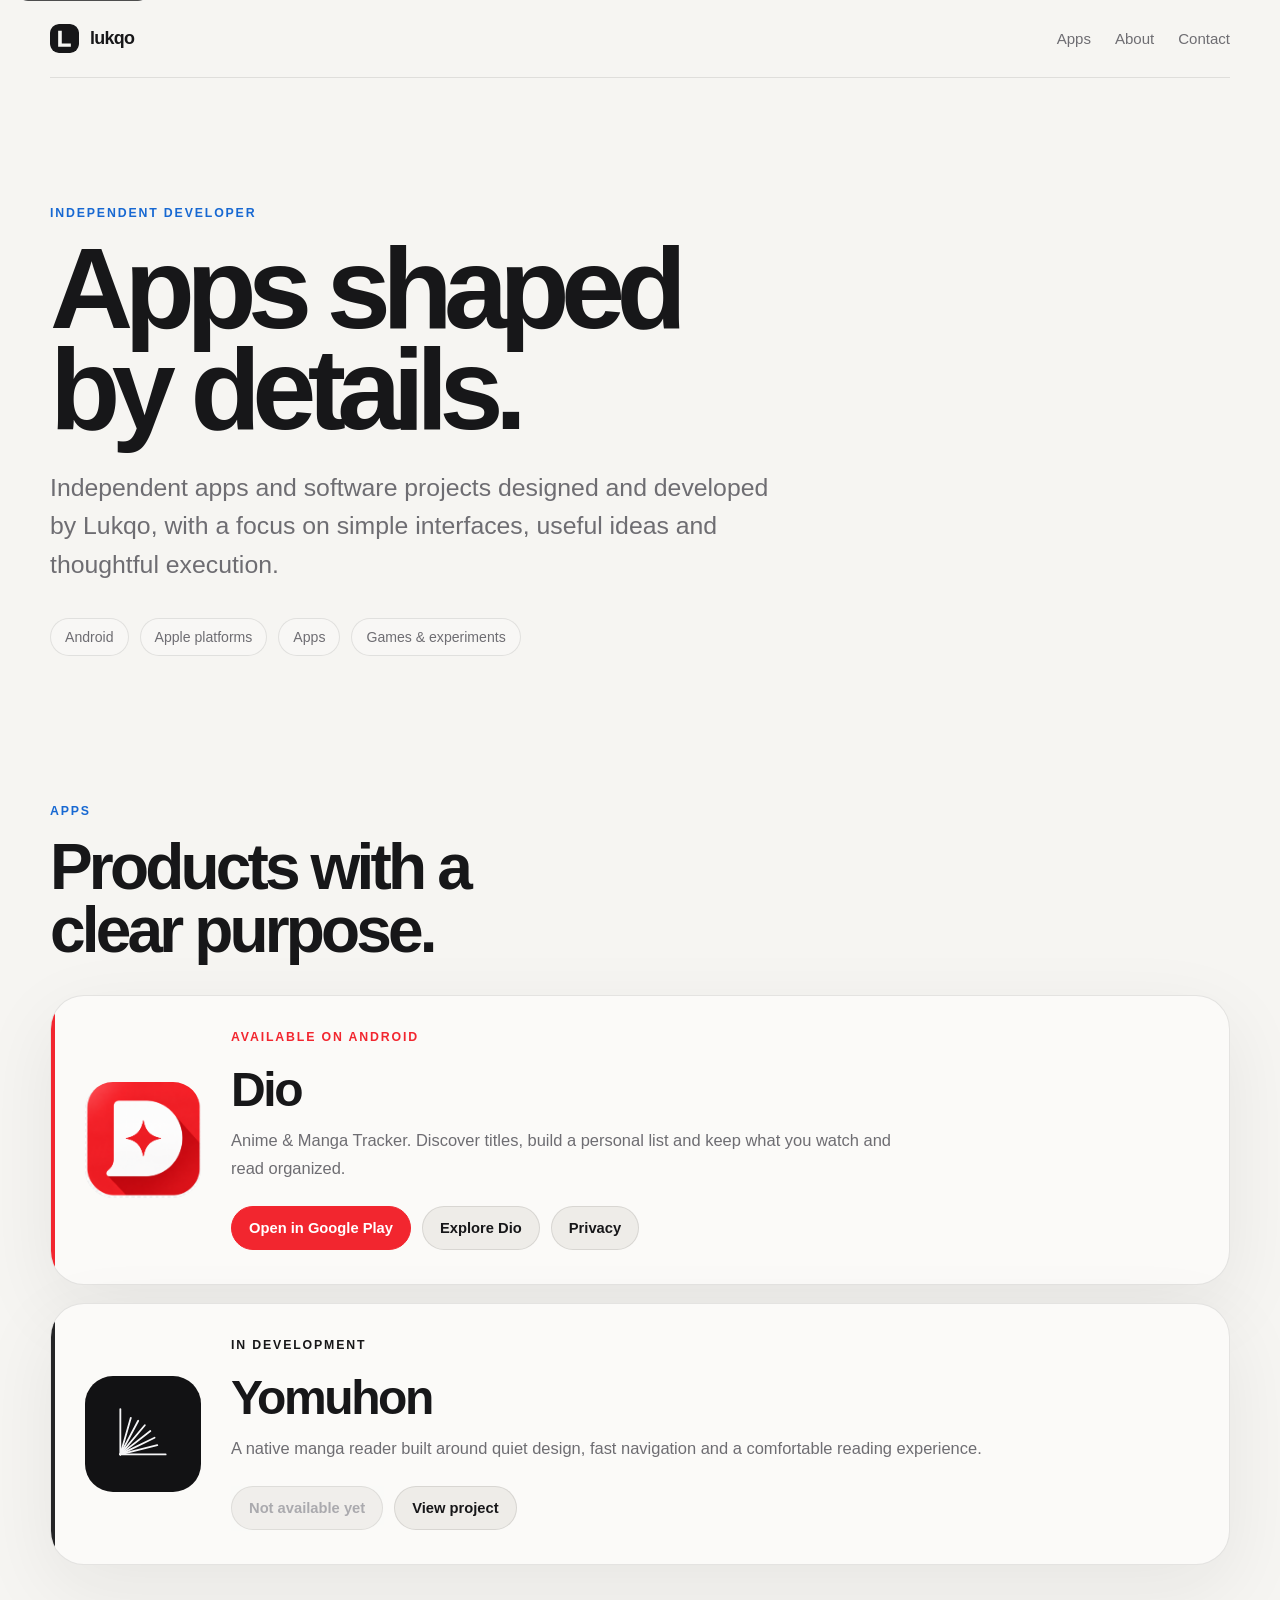
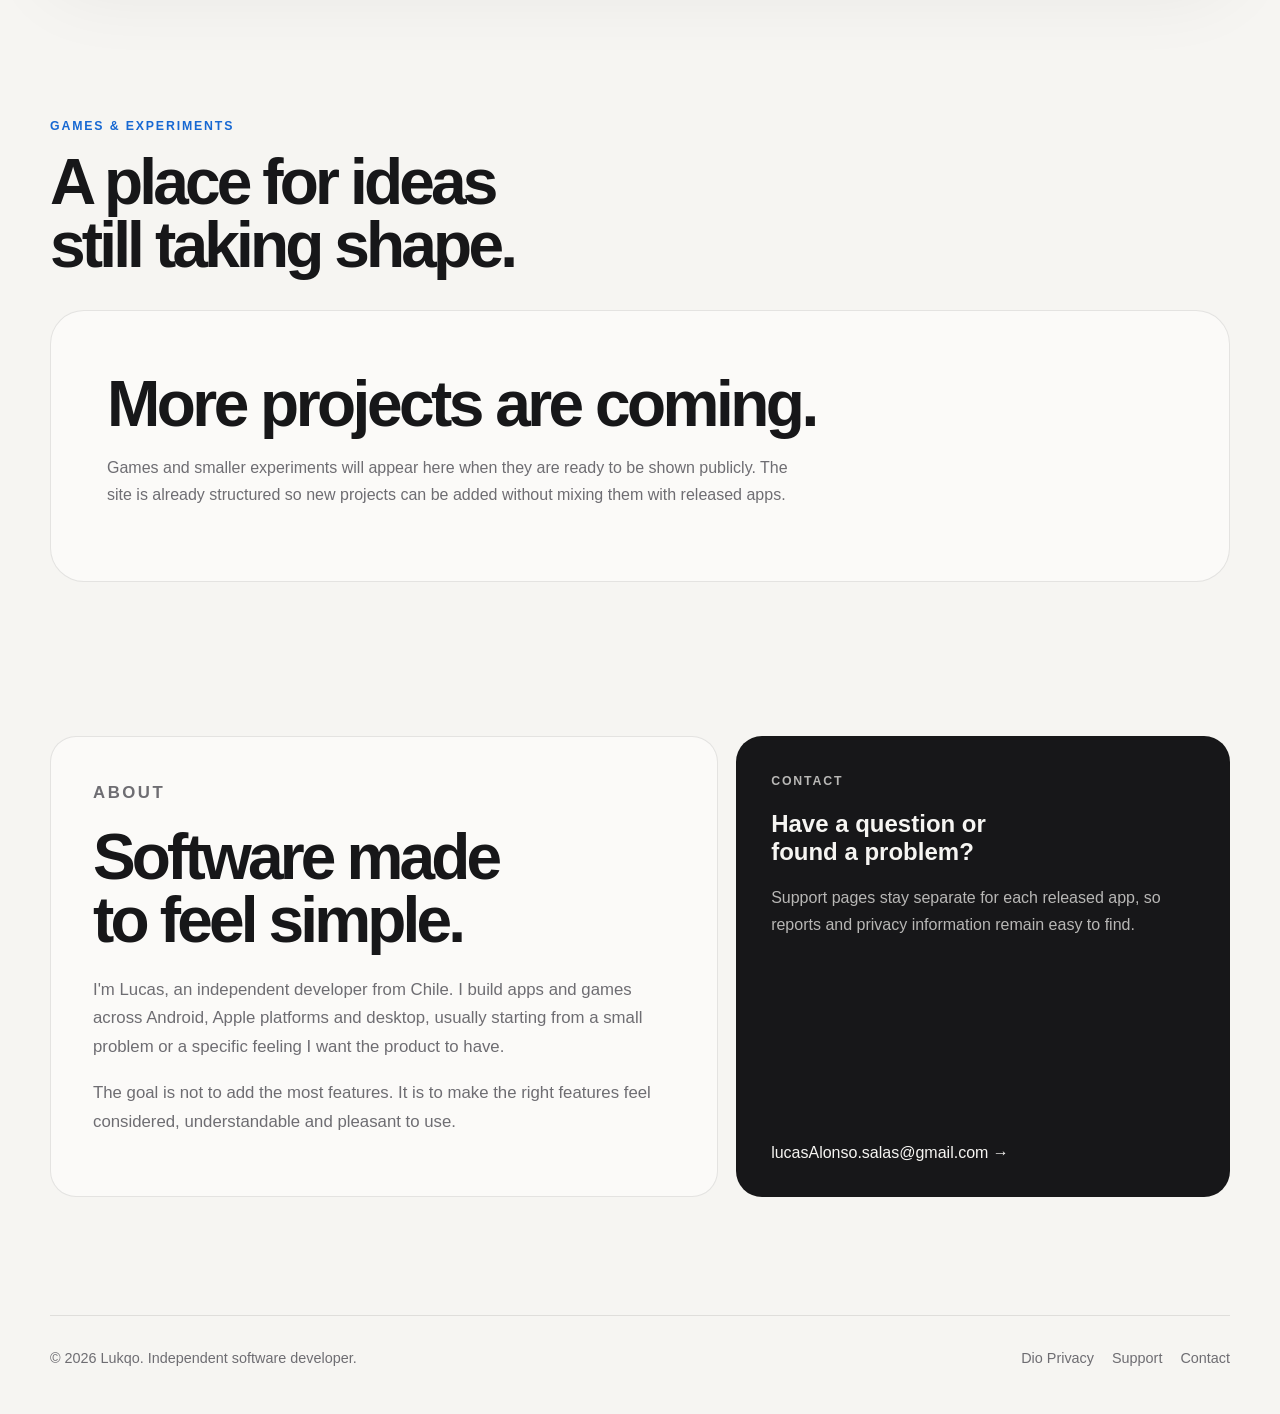
<file: index.html>
<!doctype html>
<html lang="en">
<head>
  <meta charset="utf-8">
  <meta name="viewport" content="width=device-width, initial-scale=1">
  <meta name="description" content="Independent apps and software projects designed and developed by Lukqo.">
  <meta name="theme-color" content="#f6f5f2" media="(prefers-color-scheme: light)">
  <meta name="theme-color" content="#111113" media="(prefers-color-scheme: dark)">
  <meta property="og:title" content="Lukqo — Apps & Projects">
  <meta property="og:description" content="Independent apps and software projects, built with care.">
  <meta property="og:type" content="website">
  <meta property="og:url" content="https://lukqo.github.io/">
  <meta property="og:image" content="https://lukqo.github.io/assets/apps/dio/icon.png">
  <meta name="twitter:card" content="summary">
  <link rel="canonical" href="https://lukqo.github.io/">
  <link rel="icon" href="/favicon.svg" type="image/svg+xml">
  <link rel="manifest" href="/manifest.webmanifest">
  <link rel="stylesheet" href="/styles.css?v=4">
  <title>Lukqo — Apps & Projects</title>
</head>
<body>
<a class="skip-link" href="#main">Skip to content</a>
<header class="site-header">
  <a class="brand" href="/" aria-label="Lukqo home">
    <img class="brand-mark" src="/assets/brand/mark.svg" alt="">
    <span>lukqo</span>
  </a>
  <nav class="site-nav" aria-label="Main navigation">
    <a href="/#apps">Apps</a>
    <a href="/#about">About</a>
    <a href="mailto:lucasAlonso.salas@gmail.com">Contact</a>
  </nav>
</header>
<main id="main" class="shell">
  <section class="hero">
    <p class="eyebrow">Independent developer</p>
    <h1>Apps shaped<br>by details.</h1>
    <p class="hero-copy">Independent apps and software projects designed and developed by Lukqo, with a focus on simple interfaces, useful ideas and thoughtful execution.</p>
    <div class="hero-meta" aria-label="Development areas">
      <span class="meta-pill">Android</span>
      <span class="meta-pill">Apple platforms</span>
      <span class="meta-pill">Apps</span>
      <span class="meta-pill">Games & experiments</span>
    </div>
  </section>

  <section id="apps" class="section" aria-labelledby="apps-title">
    <div class="section-kicker">
      <p class="eyebrow">Apps</p>
      <h2 id="apps-title">Products with a clear purpose.</h2>
    </div>

    <div class="project-list">
      <article class="project-card dio">
        <div class="icon-crop" aria-hidden="true">
          <img src="/assets/apps/dio/icon.png?v=4" alt="">
        </div>
        <div class="project-copy">
          <p class="eyebrow dio">Available on Android</p>
          <h3>Dio</h3>
          <p>Anime & Manga Tracker. Discover titles, build a personal list and keep what you watch and read organized.</p>
          <div class="card-actions">
            <a class="card-button dio" href="https://play.google.com/store/apps/details?id=com.lukqo.dio" target="_blank" rel="noopener noreferrer">Open in Google Play</a>
            <a class="card-button" href="/apps/dio/">Explore Dio</a>
            <a class="card-button" href="/apps/dio/privacy.html">Privacy</a>
          </div>
        </div>
      </article>

      <article class="project-card yomuhon">
        <img class="project-icon" src="/assets/apps/yomuhon/icon.svg?v=4" alt="Yomuhon app icon">
        <div class="project-copy">
          <p class="eyebrow ink">In development</p>
          <h3>Yomuhon</h3>
          <p>A native manga reader built around quiet design, fast navigation and a comfortable reading experience.</p>
          <div class="card-actions">
            <span class="card-button disabled" aria-disabled="true">Not available yet</span>
            <a class="card-button" href="/apps/yomuhon/">View project</a>
          </div>
        </div>
      </article>
    </div>
  </section>

  <section class="section" aria-labelledby="experiments-title">
    <div class="section-kicker">
      <p class="eyebrow">Games & experiments</p>
      <h2 id="experiments-title">A place for ideas still taking shape.</h2>
    </div>
    <div class="empty-state">
      <h2>More projects are coming.</h2>
      <p>Games and smaller experiments will appear here when they are ready to be shown publicly. The site is already structured so new projects can be added without mixing them with released apps.</p>
    </div>
  </section>

  <section id="about" class="section" aria-labelledby="about-title">
    <div class="about-grid">
      <article class="about-card">
        <p class="eyebrow">About</p>
        <h2 id="about-title">Software made to feel simple.</h2>
        <p>I'm Lucas, an independent developer from Chile. I build apps and games across Android, Apple platforms and desktop, usually starting from a small problem or a specific feeling I want the product to have.</p>
        <p>The goal is not to add the most features. It is to make the right features feel considered, understandable and pleasant to use.</p>
      </article>
      <aside class="note-card">
        <div>
          <p class="eyebrow">Contact</p>
          <h2>Have a question or found a problem?</h2>
          <p>Support pages stay separate for each released app, so reports and privacy information remain easy to find.</p>
        </div>
        <a class="inline-link" href="mailto:lucasAlonso.salas@gmail.com">lucasAlonso.salas@gmail.com →</a>
      </aside>
    </div>
  </section>
</main>
<footer class="site-footer">
  <p>© 2026 Lukqo. Independent software developer.</p>
  <div class="footer-links">
    <a href="/apps/dio/privacy.html">Dio Privacy</a>
    <a href="/apps/dio/support.html">Support</a>
    <a href="mailto:lucasAlonso.salas@gmail.com">Contact</a>
  </div>
</footer>
</body>
</html>
</file>
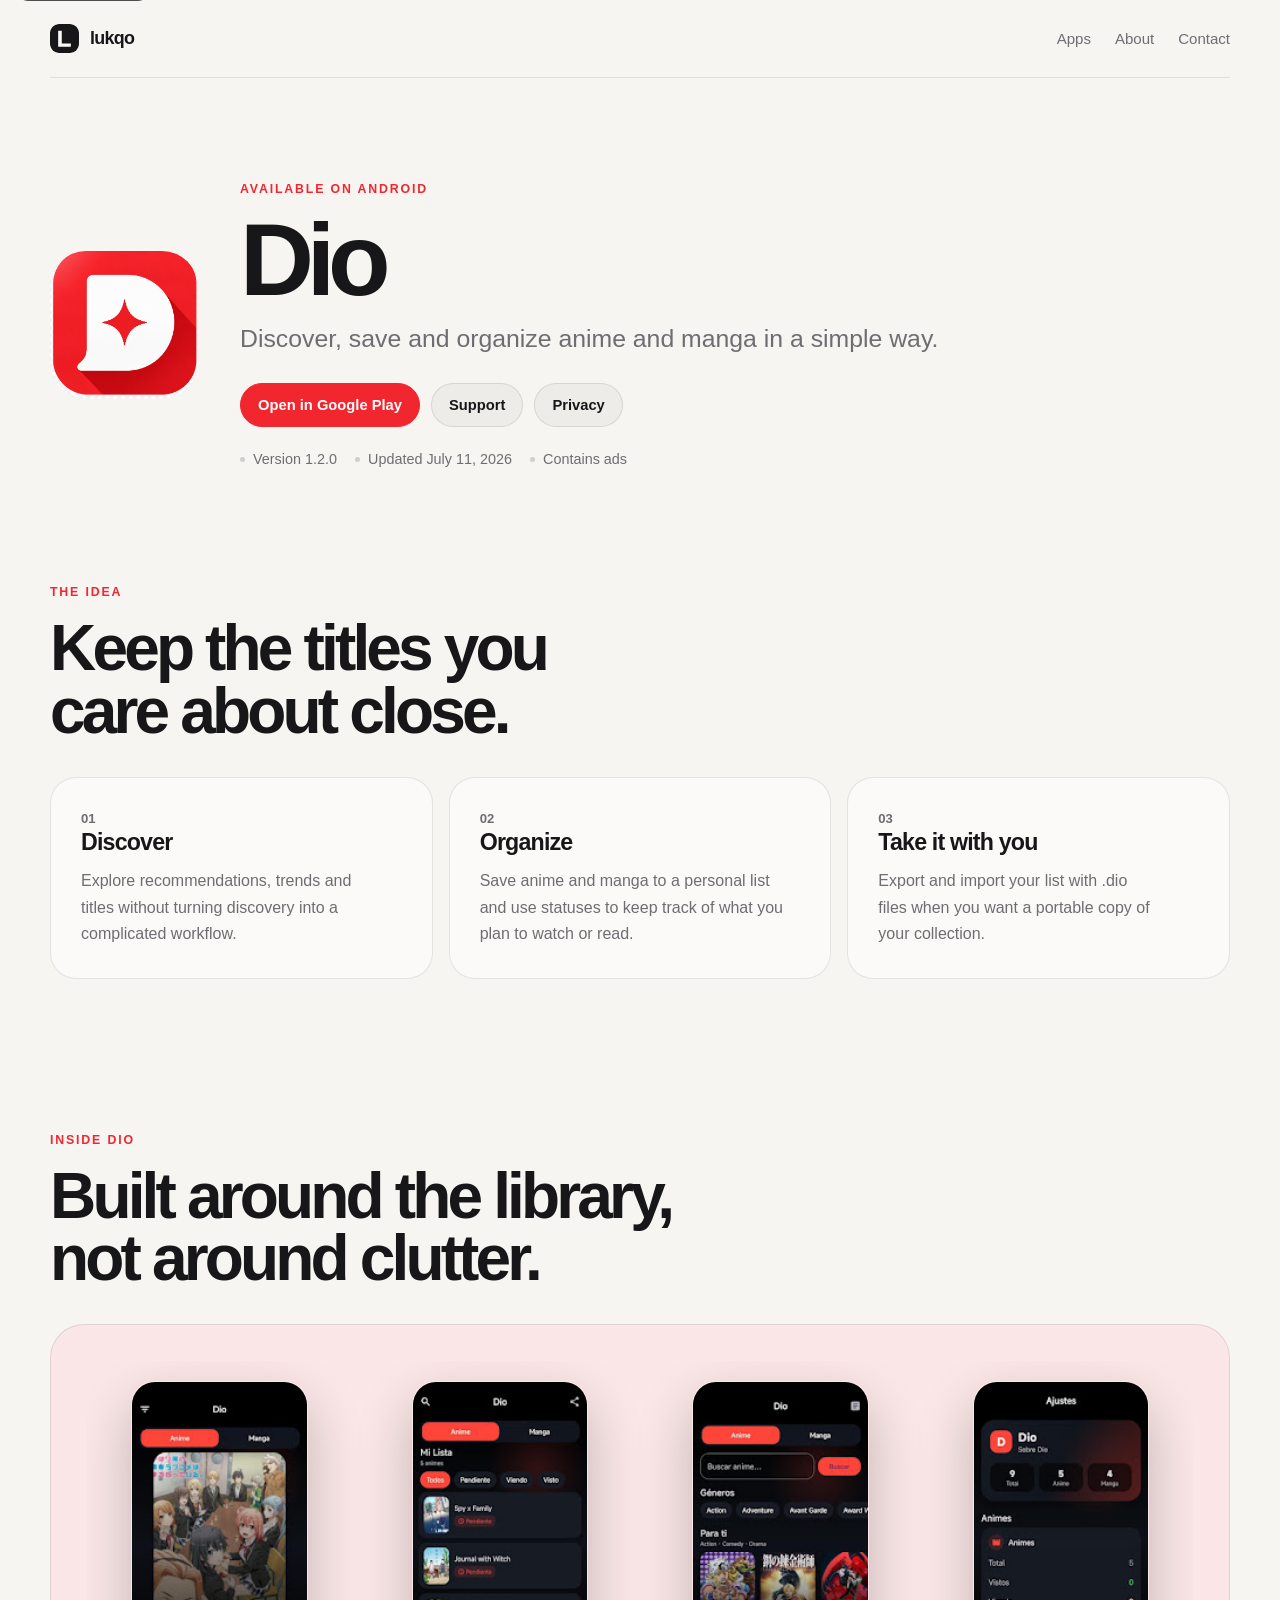
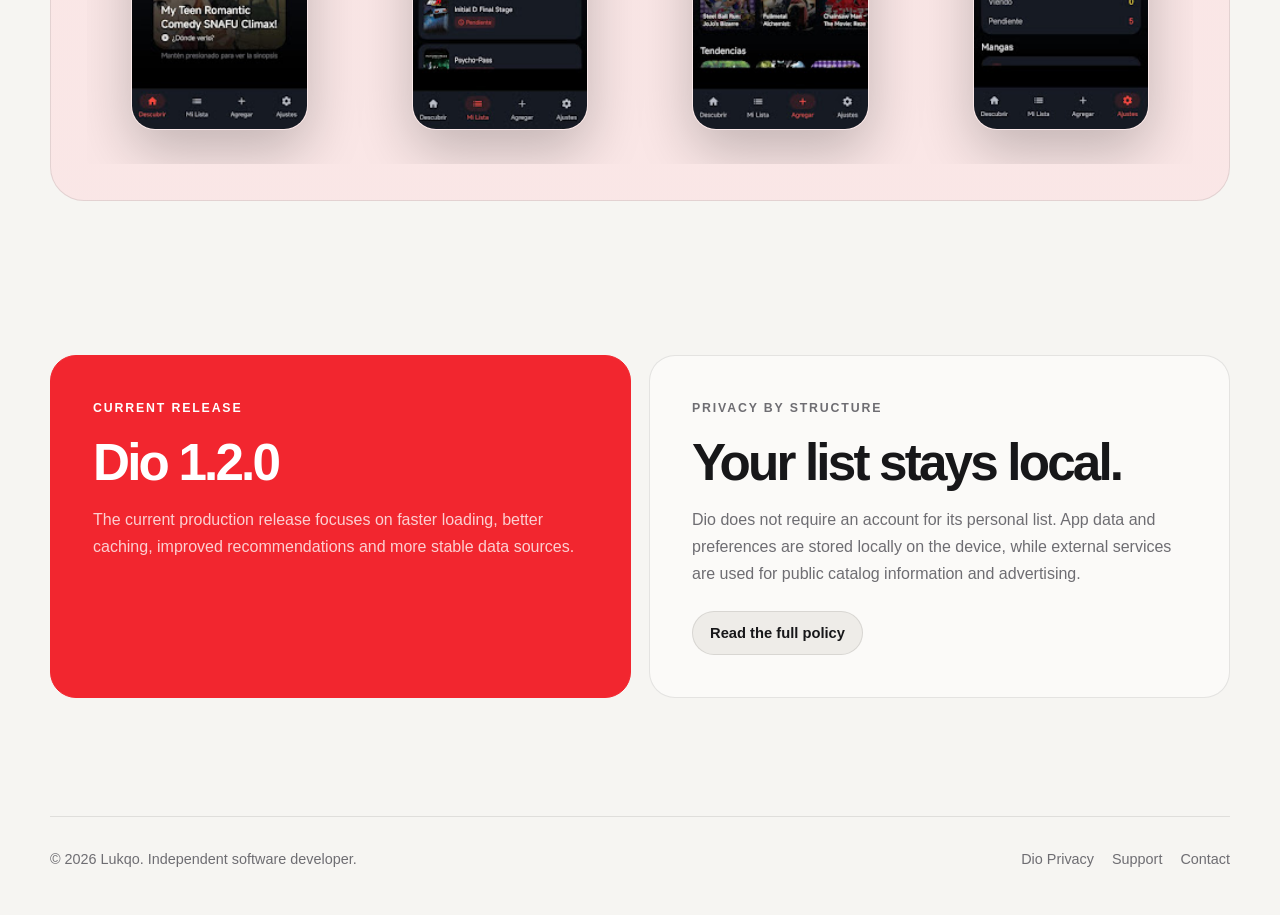
<file: apps/dio/index.html>
<!doctype html>
<html lang="en">
<head>
  <meta charset="utf-8">
  <meta name="viewport" content="width=device-width, initial-scale=1">
  <meta name="description" content="Dio — a simple anime and manga tracker for Android.">
  <meta name="theme-color" content="#f2262f">
  <meta property="og:title" content="Dio — Anime & Manga Tracker">
  <meta property="og:description" content="Discover, save and organize anime and manga in a simple way.">
  <meta property="og:type" content="website">
  <meta property="og:url" content="https://lukqo.github.io/apps/dio/">
  <meta property="og:image" content="https://lukqo.github.io/assets/apps/dio/icon.png">
  <meta name="twitter:card" content="summary">
  <link rel="canonical" href="https://lukqo.github.io/apps/dio/">
  <link rel="icon" href="/favicon.svg" type="image/svg+xml">
  <link rel="stylesheet" href="/styles.css?v=4">
  <title>Dio — Anime & Manga Tracker</title>
  <script type="application/ld+json">
  {
    "@context": "https://schema.org",
    "@type": "SoftwareApplication",
    "name": "Dio - Anime & Manga Tracker",
    "applicationCategory": "UtilitiesApplication",
    "operatingSystem": "Android",
    "softwareVersion": "1.2.0",
    "url": "https://lukqo.github.io/apps/dio/",
    "downloadUrl": "https://play.google.com/store/apps/details?id=com.lukqo.dio",
    "author": {
      "@type": "Person",
      "name": "Lukqo"
    }
  }
  </script>
</head>
<body>
<a class="skip-link" href="#main">Skip to content</a>
<header class="site-header">
  <a class="brand" href="/" aria-label="Lukqo home">
    <img class="brand-mark" src="/assets/brand/mark.svg" alt="">
    <span>lukqo</span>
  </a>
  <nav class="site-nav" aria-label="Main navigation">
    <a href="/#apps">Apps</a>
    <a href="/#about">About</a>
    <a href="mailto:lucasAlonso.salas@gmail.com">Contact</a>
  </nav>
</header>
<main id="main" class="shell">
  <section class="app-hero">
    <div class="icon-crop" aria-hidden="true">
      <img src="/assets/apps/dio/icon.png?v=4" alt="">
    </div>
    <div>
      <p class="eyebrow dio">Available on Android</p>
      <h1>Dio</h1>
      <p class="lead">Discover, save and organize anime and manga in a simple way.</p>
      <div class="actions">
        <a class="button dio" href="https://play.google.com/store/apps/details?id=com.lukqo.dio" target="_blank" rel="noopener noreferrer">Open in Google Play</a>
        <a class="button" href="/apps/dio/support.html">Support</a>
        <a class="button" href="/apps/dio/privacy.html">Privacy</a>
      </div>
      <div class="app-facts" aria-label="App facts">
        <span>Version 1.2.0</span>
        <span>Updated July 11, 2026</span>
        <span>Contains ads</span>
      </div>
    </div>
  </section>

  <section class="section" aria-labelledby="dio-features">
    <div class="section-kicker">
      <p class="eyebrow dio">The idea</p>
      <h2 id="dio-features">Keep the titles you care about close.</h2>
    </div>
    <div class="feature-grid">
      <article class="feature-card">
        <p class="feature-number">01</p>
        <h3>Discover</h3>
        <p>Explore recommendations, trends and titles without turning discovery into a complicated workflow.</p>
      </article>
      <article class="feature-card">
        <p class="feature-number">02</p>
        <h3>Organize</h3>
        <p>Save anime and manga to a personal list and use statuses to keep track of what you plan to watch or read.</p>
      </article>
      <article class="feature-card">
        <p class="feature-number">03</p>
        <h3>Take it with you</h3>
        <p>Export and import your list with .dio files when you want a portable copy of your collection.</p>
      </article>
    </div>
  </section>

  <section class="section" aria-labelledby="screens-title">
    <div class="section-kicker">
      <p class="eyebrow dio">Inside Dio</p>
      <h2 id="screens-title">Built around the library, not around clutter.</h2>
    </div>
    <div class="screenshot-shell dio">
      <div class="screenshot-strip" aria-label="Dio app screenshots">
        <figure class="phone-shot"><img loading="lazy" src="/assets/apps/dio/screenshots/screen-1.jpg" alt="Dio Discover screen showing an anime recommendation"></figure>
        <figure class="phone-shot"><img loading="lazy" src="/assets/apps/dio/screenshots/screen-2.jpg" alt="Dio personal list with anime statuses"></figure>
        <figure class="phone-shot"><img loading="lazy" src="/assets/apps/dio/screenshots/screen-3.jpg" alt="Dio search and discovery screen with genres and trends"></figure>
        <figure class="phone-shot"><img loading="lazy" src="/assets/apps/dio/screenshots/screen-4.jpg" alt="Dio settings and library statistics screen"></figure>
      </div>
    </div>
  </section>

  <section class="section">
    <div class="split">
      <article class="copy-panel accent-dio">
        <p class="eyebrow">Current release</p>
        <h2>Dio 1.2.0</h2>
        <p>The current production release focuses on faster loading, better caching, improved recommendations and more stable data sources.</p>
      </article>
      <article class="copy-panel">
        <p class="eyebrow">Privacy by structure</p>
        <h2>Your list stays local.</h2>
        <p>Dio does not require an account for its personal list. App data and preferences are stored locally on the device, while external services are used for public catalog information and advertising.</p>
        <div class="actions">
          <a class="button" href="/apps/dio/privacy.html">Read the full policy</a>
        </div>
      </article>
    </div>
  </section>
</main>
<footer class="site-footer">
  <p>© 2026 Lukqo. Independent software developer.</p>
  <div class="footer-links">
    <a href="/apps/dio/privacy.html">Dio Privacy</a>
    <a href="/apps/dio/support.html">Support</a>
    <a href="mailto:lucasAlonso.salas@gmail.com">Contact</a>
  </div>
</footer>
</body>
</html>
</file>
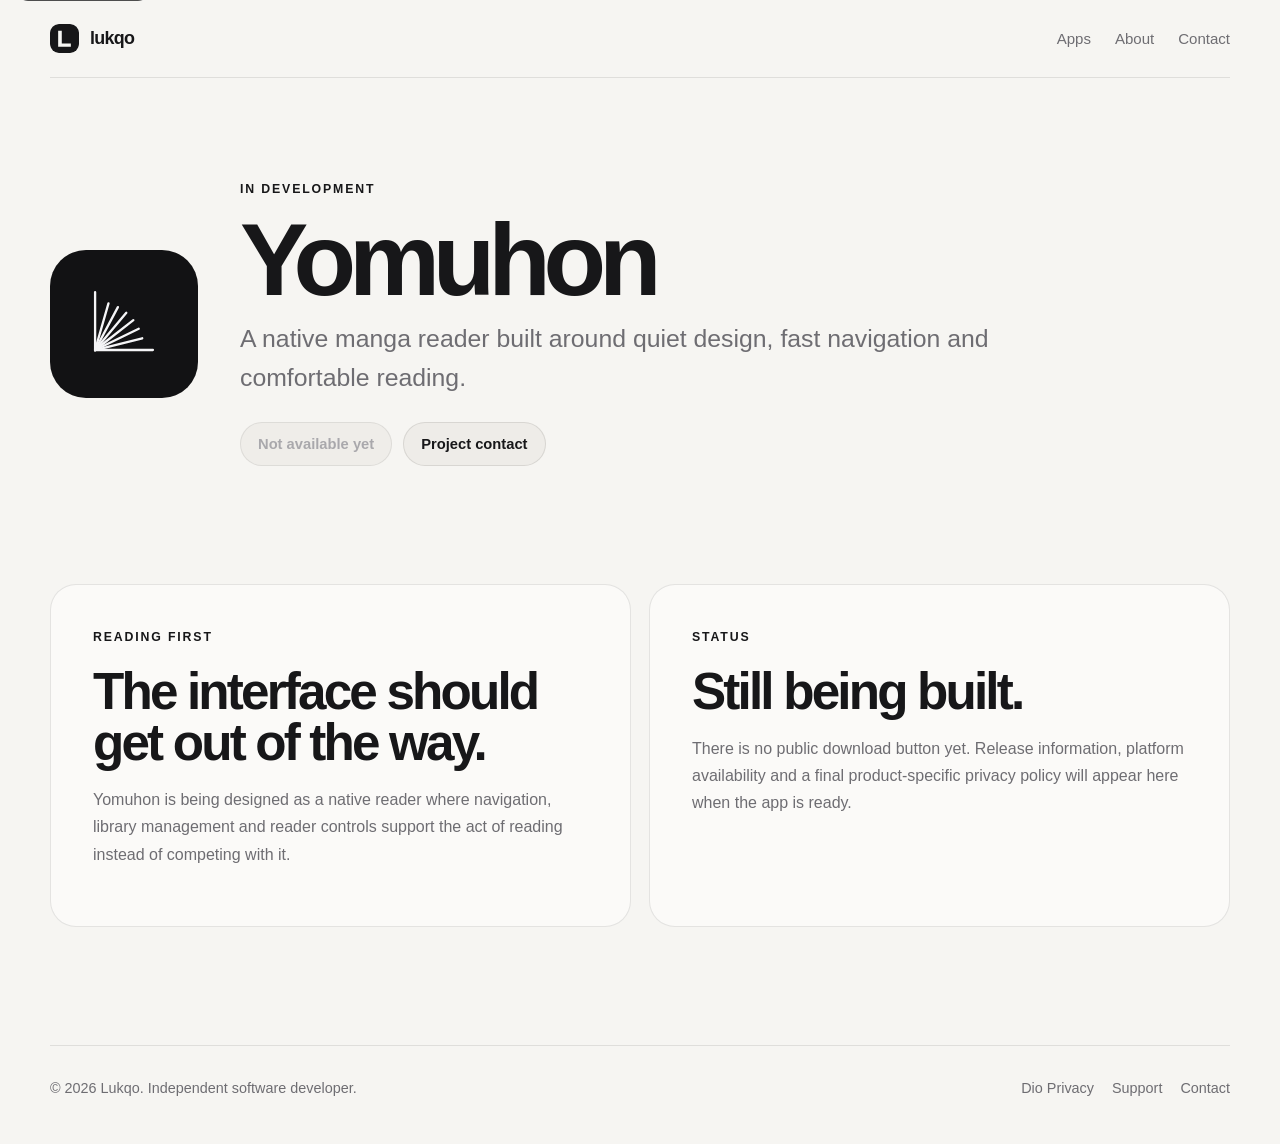
<file: apps/yomuhon/index.html>
<!doctype html>
<html lang="en">
<head>
  <meta charset="utf-8">
  <meta name="viewport" content="width=device-width, initial-scale=1">
  <meta name="description" content="Yomuhon — a native manga reader currently in development.">
  <meta name="theme-color" content="#ebe7df">
  <meta property="og:title" content="Yomuhon — Native manga reader">
  <meta property="og:description" content="A native manga reader built around quiet design and comfortable reading.">
  <meta property="og:type" content="website">
  <meta property="og:url" content="https://lukqo.github.io/apps/yomuhon/">
  <meta property="og:image" content="https://lukqo.github.io/assets/apps/yomuhon/icon.svg">
  <link rel="canonical" href="https://lukqo.github.io/apps/yomuhon/">
  <link rel="icon" href="/favicon.svg" type="image/svg+xml">
  <link rel="stylesheet" href="/styles.css?v=4">
  <title>Yomuhon — Lukqo</title>
</head>
<body>
<a class="skip-link" href="#main">Skip to content</a>
<header class="site-header">
  <a class="brand" href="/" aria-label="Lukqo home">
    <img class="brand-mark" src="/assets/brand/mark.svg" alt="">
    <span>lukqo</span>
  </a>
  <nav class="site-nav" aria-label="Main navigation">
    <a href="/#apps">Apps</a>
    <a href="/#about">About</a>
    <a href="mailto:lucasAlonso.salas@gmail.com">Contact</a>
  </nav>
</header>
<main id="main" class="shell">
  <section class="app-hero">
    <img class="project-icon" src="/assets/apps/yomuhon/icon.svg?v=4" alt="Yomuhon app icon">
    <div>
      <p class="eyebrow ink">In development</p>
      <h1>Yomuhon</h1>
      <p class="lead">A native manga reader built around quiet design, fast navigation and comfortable reading.</p>
      <div class="actions">
        <span class="button disabled" aria-disabled="true">Not available yet</span>
        <a class="button" href="/apps/yomuhon/support.html">Project contact</a>
      </div>
    </div>
  </section>

  <section class="section">
    <div class="split">
      <article class="copy-panel">
        <p class="eyebrow ink">Reading first</p>
        <h2>The interface should get out of the way.</h2>
        <p>Yomuhon is being designed as a native reader where navigation, library management and reader controls support the act of reading instead of competing with it.</p>
      </article>
      <article class="copy-panel">
        <p class="eyebrow ink">Status</p>
        <h2>Still being built.</h2>
        <p>There is no public download button yet. Release information, platform availability and a final product-specific privacy policy will appear here when the app is ready.</p>
      </article>
    </div>
  </section>
</main>
<footer class="site-footer">
  <p>© 2026 Lukqo. Independent software developer.</p>
  <div class="footer-links">
    <a href="/apps/dio/privacy.html">Dio Privacy</a>
    <a href="/apps/dio/support.html">Support</a>
    <a href="mailto:lucasAlonso.salas@gmail.com">Contact</a>
  </div>
</footer>
</body>
</html>
</file>
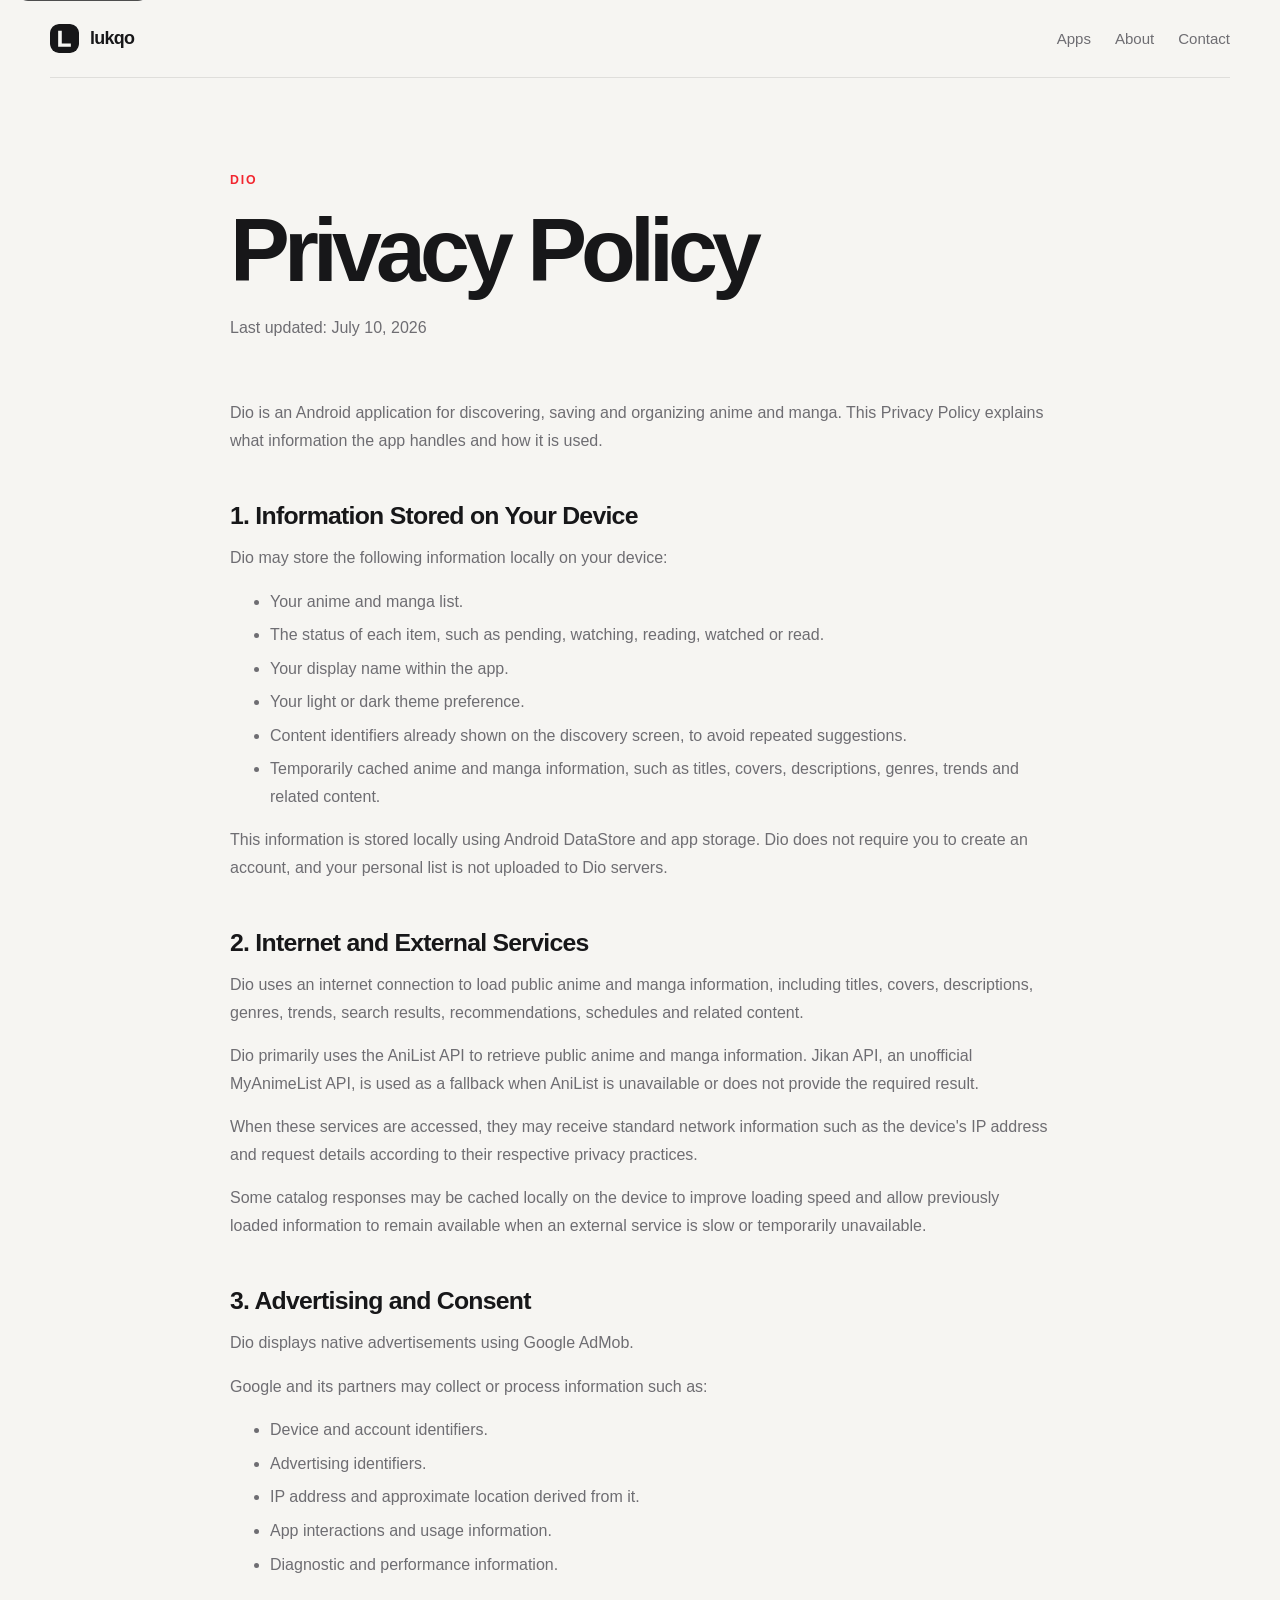
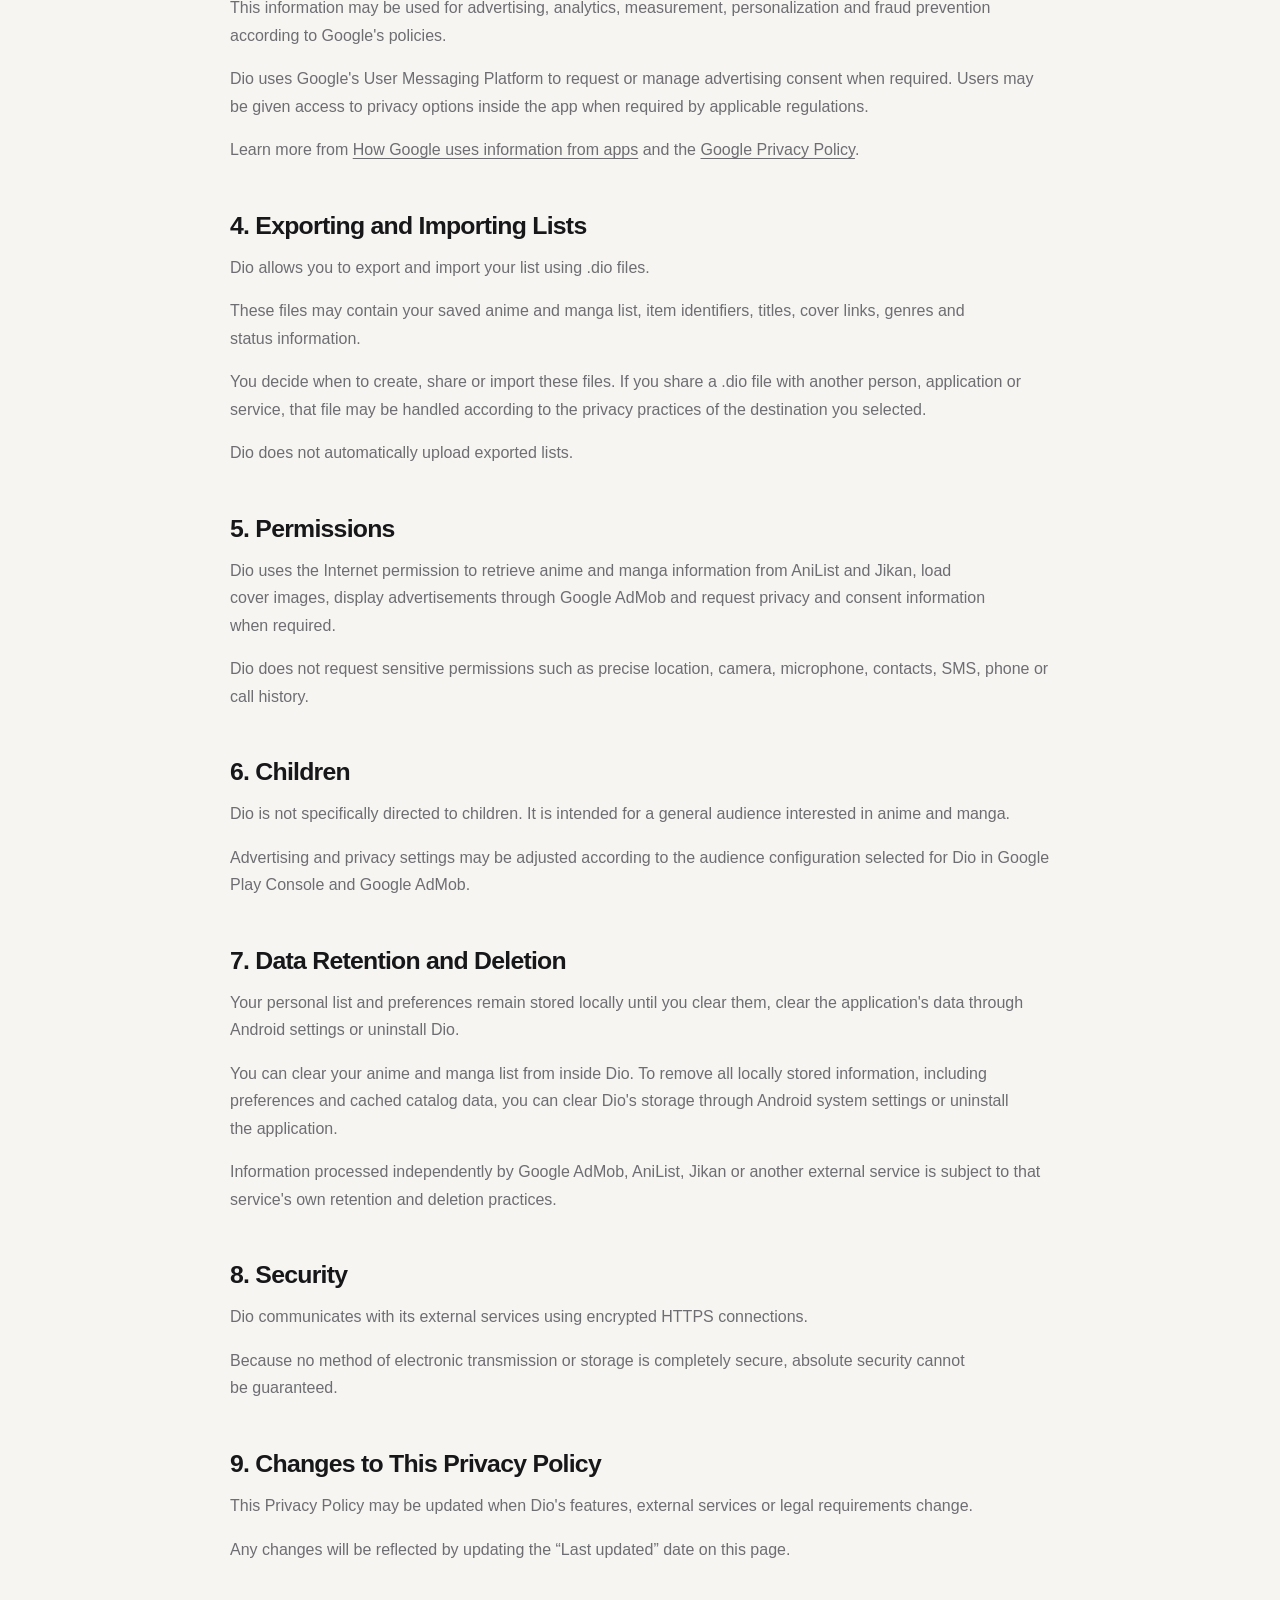
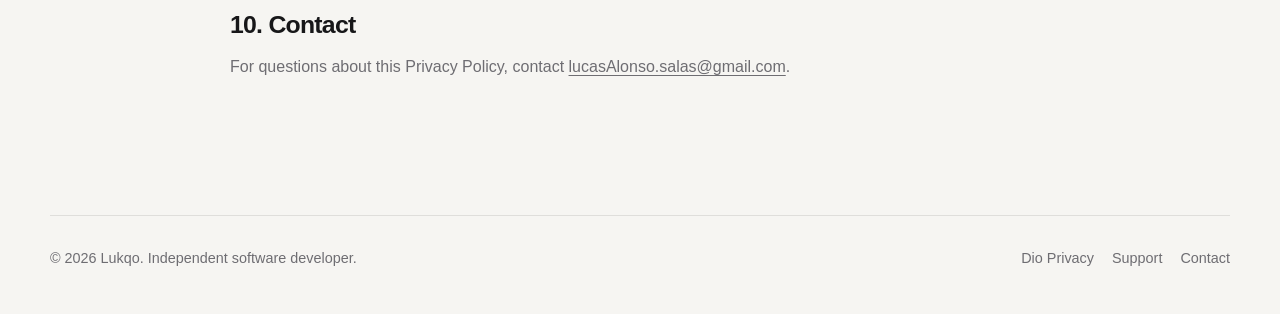
<file: apps/dio/privacy.html>
<!doctype html>
<html lang="en">
<head>
  <meta charset="utf-8">
  <meta name="viewport" content="width=device-width, initial-scale=1">
  <meta name="description" content="Privacy Policy for Dio - Anime & Manga Tracker.">
  <meta name="theme-color" content="#f2262f">
  <link rel="canonical" href="https://lukqo.github.io/apps/dio/privacy.html">
  <link rel="icon" href="/favicon.svg" type="image/svg+xml">
  <link rel="stylesheet" href="/styles.css?v=4">
  <title>Dio Privacy Policy — Lukqo</title>
</head>
<body>
<a class="skip-link" href="#main">Skip to content</a>
<header class="site-header">
  <a class="brand" href="/" aria-label="Lukqo home">
    <img class="brand-mark" src="/assets/brand/mark.svg" alt="">
    <span>lukqo</span>
  </a>
  <nav class="site-nav" aria-label="Main navigation">
    <a href="/#apps">Apps</a>
    <a href="/#about">About</a>
    <a href="mailto:lucasAlonso.salas@gmail.com">Contact</a>
  </nav>
</header>
<main id="main" class="shell legal">
  <p class="eyebrow dio">Dio</p>
  <h1>Privacy Policy</h1>
  <p class="updated">Last updated: July 10, 2026</p>

  <p>Dio is an Android application for discovering, saving and organizing anime and manga. This Privacy Policy explains what information the app handles and how it is used.</p>

  <section>
    <h2>1. Information Stored on Your Device</h2>
    <p>Dio may store the following information locally on your device:</p>
    <ul>
      <li>Your anime and manga list.</li>
      <li>The status of each item, such as pending, watching, reading, watched or read.</li>
      <li>Your display name within the app.</li>
      <li>Your light or dark theme preference.</li>
      <li>Content identifiers already shown on the discovery screen, to avoid repeated suggestions.</li>
      <li>Temporarily cached anime and manga information, such as titles, covers, descriptions, genres, trends and related content.</li>
    </ul>
    <p>This information is stored locally using Android DataStore and app storage. Dio does not require you to create an account, and your personal list is not uploaded to Dio servers.</p>
  </section>

  <section>
    <h2>2. Internet and External Services</h2>
    <p>Dio uses an internet connection to load public anime and manga information, including titles, covers, descriptions, genres, trends, search results, recommendations, schedules and related content.</p>
    <p>Dio primarily uses the AniList API to retrieve public anime and manga information. Jikan API, an unofficial MyAnimeList API, is used as a fallback when AniList is unavailable or does not provide the required result.</p>
    <p>When these services are accessed, they may receive standard network information such as the device's IP address and request details according to their respective privacy practices.</p>
    <p>Some catalog responses may be cached locally on the device to improve loading speed and allow previously loaded information to remain available when an external service is slow or temporarily unavailable.</p>
  </section>

  <section>
    <h2>3. Advertising and Consent</h2>
    <p>Dio displays native advertisements using Google AdMob.</p>
    <p>Google and its partners may collect or process information such as:</p>
    <ul>
      <li>Device and account identifiers.</li>
      <li>Advertising identifiers.</li>
      <li>IP address and approximate location derived from it.</li>
      <li>App interactions and usage information.</li>
      <li>Diagnostic and performance information.</li>
    </ul>
    <p>This information may be used for advertising, analytics, measurement, personalization and fraud prevention according to Google's policies.</p>
    <p>Dio uses Google's User Messaging Platform to request or manage advertising consent when required. Users may be given access to privacy options inside the app when required by applicable regulations.</p>
    <p>Learn more from <a href="https://policies.google.com/technologies/partner-sites" target="_blank" rel="noopener noreferrer">How Google uses information from apps</a> and the <a href="https://policies.google.com/privacy" target="_blank" rel="noopener noreferrer">Google Privacy Policy</a>.</p>
  </section>

  <section>
    <h2>4. Exporting and Importing Lists</h2>
    <p>Dio allows you to export and import your list using .dio files.</p>
    <p>These files may contain your saved anime and manga list, item identifiers, titles, cover links, genres and status information.</p>
    <p>You decide when to create, share or import these files. If you share a .dio file with another person, application or service, that file may be handled according to the privacy practices of the destination you selected.</p>
    <p>Dio does not automatically upload exported lists.</p>
  </section>

  <section>
    <h2>5. Permissions</h2>
    <p>Dio uses the Internet permission to retrieve anime and manga information from AniList and Jikan, load cover images, display advertisements through Google AdMob and request privacy and consent information when required.</p>
    <p>Dio does not request sensitive permissions such as precise location, camera, microphone, contacts, SMS, phone or call history.</p>
  </section>

  <section>
    <h2>6. Children</h2>
    <p>Dio is not specifically directed to children. It is intended for a general audience interested in anime and manga.</p>
    <p>Advertising and privacy settings may be adjusted according to the audience configuration selected for Dio in Google Play Console and Google AdMob.</p>
  </section>

  <section>
    <h2>7. Data Retention and Deletion</h2>
    <p>Your personal list and preferences remain stored locally until you clear them, clear the application's data through Android settings or uninstall Dio.</p>
    <p>You can clear your anime and manga list from inside Dio. To remove all locally stored information, including preferences and cached catalog data, you can clear Dio's storage through Android system settings or uninstall the application.</p>
    <p>Information processed independently by Google AdMob, AniList, Jikan or another external service is subject to that service's own retention and deletion practices.</p>
  </section>

  <section>
    <h2>8. Security</h2>
    <p>Dio communicates with its external services using encrypted HTTPS connections.</p>
    <p>Because no method of electronic transmission or storage is completely secure, absolute security cannot be guaranteed.</p>
  </section>

  <section>
    <h2>9. Changes to This Privacy Policy</h2>
    <p>This Privacy Policy may be updated when Dio's features, external services or legal requirements change.</p>
    <p>Any changes will be reflected by updating the “Last updated” date on this page.</p>
  </section>

  <section>
    <h2>10. Contact</h2>
    <p>For questions about this Privacy Policy, contact <a href="mailto:lucasAlonso.salas@gmail.com">lucasAlonso.salas@gmail.com</a>.</p>
  </section>
</main>
<footer class="site-footer">
  <p>© 2026 Lukqo. Independent software developer.</p>
  <div class="footer-links">
    <a href="/apps/dio/privacy.html">Dio Privacy</a>
    <a href="/apps/dio/support.html">Support</a>
    <a href="mailto:lucasAlonso.salas@gmail.com">Contact</a>
  </div>
</footer>
</body>
</html>
</file>
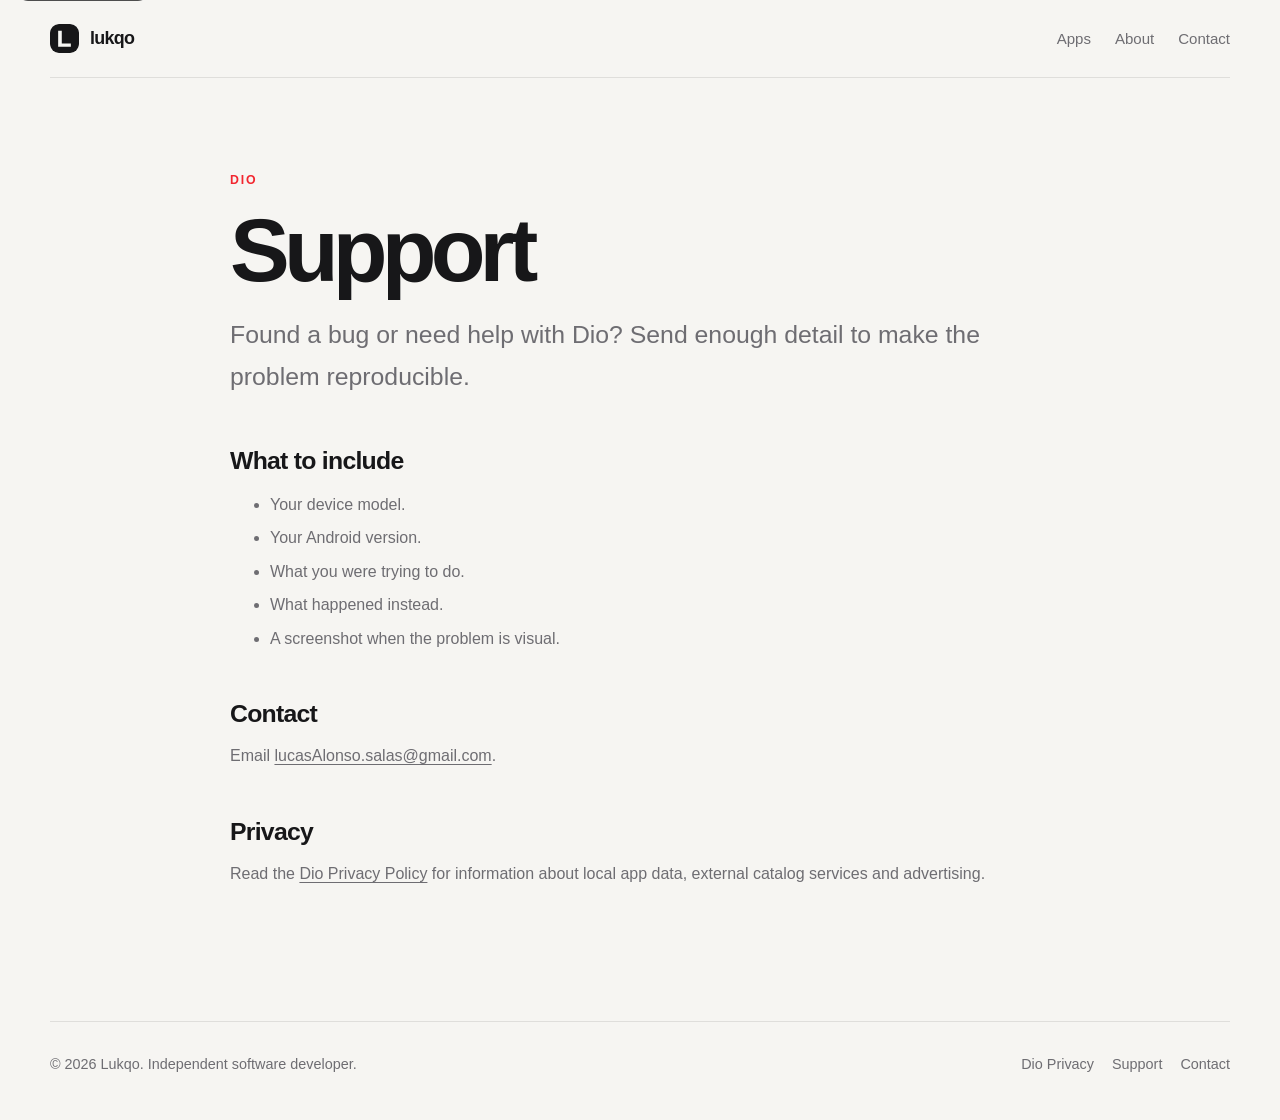
<file: apps/dio/support.html>
<!doctype html>
<html lang="en">
<head>
  <meta charset="utf-8">
  <meta name="viewport" content="width=device-width, initial-scale=1">
  <meta name="description" content="Support for Dio - Anime & Manga Tracker.">
  <meta name="theme-color" content="#f2262f">
  <link rel="canonical" href="https://lukqo.github.io/apps/dio/support.html">
  <link rel="icon" href="/favicon.svg" type="image/svg+xml">
  <link rel="stylesheet" href="/styles.css?v=4">
  <title>Dio Support — Lukqo</title>
</head>
<body>
<a class="skip-link" href="#main">Skip to content</a>
<header class="site-header">
  <a class="brand" href="/" aria-label="Lukqo home">
    <img class="brand-mark" src="/assets/brand/mark.svg" alt="">
    <span>lukqo</span>
  </a>
  <nav class="site-nav" aria-label="Main navigation">
    <a href="/#apps">Apps</a>
    <a href="/#about">About</a>
    <a href="mailto:lucasAlonso.salas@gmail.com">Contact</a>
  </nav>
</header>
<main id="main" class="shell legal">
  <p class="eyebrow dio">Dio</p>
  <h1>Support</h1>
  <p class="lead">Found a bug or need help with Dio? Send enough detail to make the problem reproducible.</p>

  <section>
    <h2>What to include</h2>
    <ul>
      <li>Your device model.</li>
      <li>Your Android version.</li>
      <li>What you were trying to do.</li>
      <li>What happened instead.</li>
      <li>A screenshot when the problem is visual.</li>
    </ul>
  </section>

  <section>
    <h2>Contact</h2>
    <p>Email <a href="mailto:lucasAlonso.salas@gmail.com?subject=Dio%20Support">lucasAlonso.salas@gmail.com</a>.</p>
  </section>

  <section>
    <h2>Privacy</h2>
    <p>Read the <a href="/apps/dio/privacy.html">Dio Privacy Policy</a> for information about local app data, external catalog services and advertising.</p>
  </section>
</main>
<footer class="site-footer">
  <p>© 2026 Lukqo. Independent software developer.</p>
  <div class="footer-links">
    <a href="/apps/dio/privacy.html">Dio Privacy</a>
    <a href="/apps/dio/support.html">Support</a>
    <a href="mailto:lucasAlonso.salas@gmail.com">Contact</a>
  </div>
</footer>
</body>
</html>
</file>
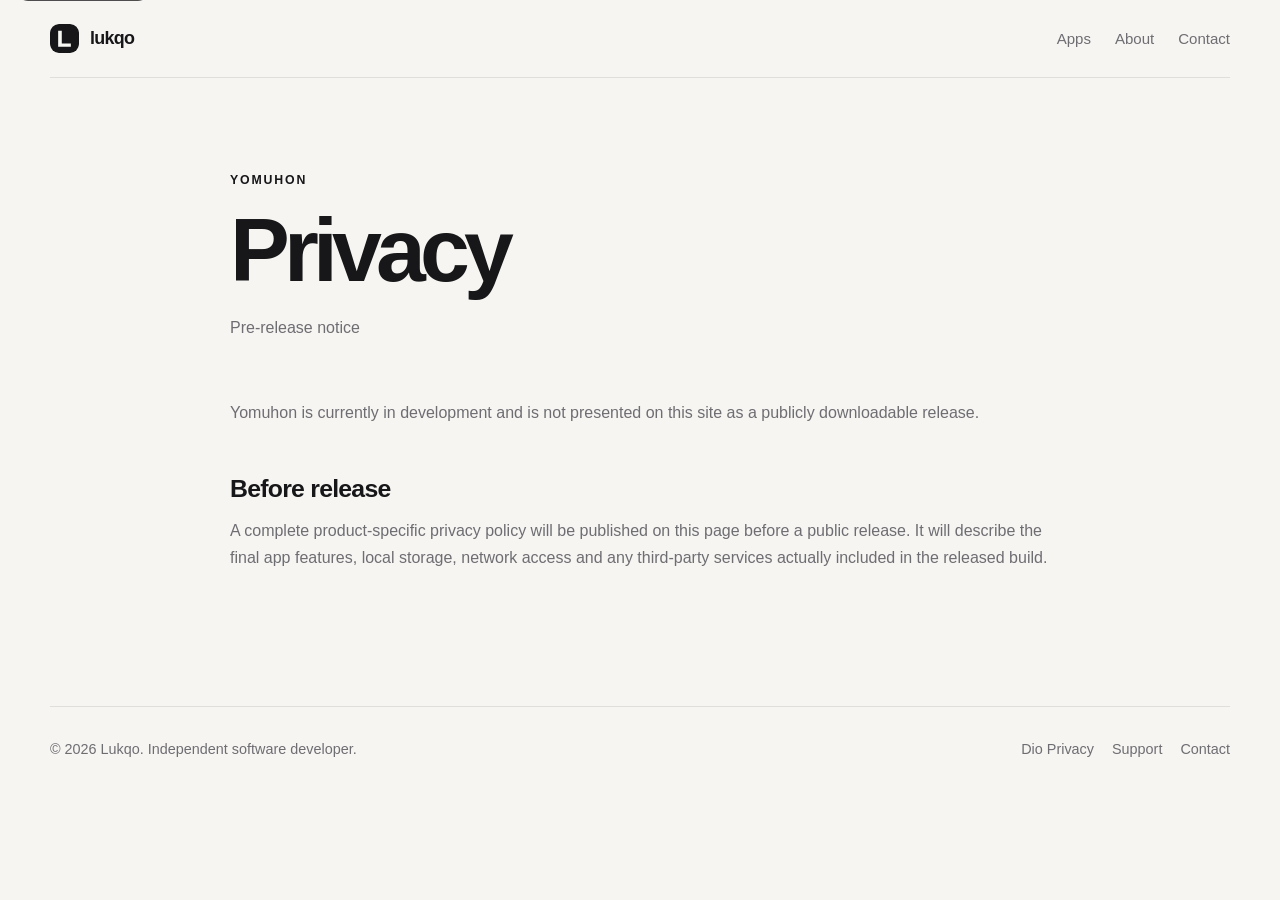
<file: apps/yomuhon/privacy.html>
<!doctype html>
<html lang="en">
<head>
  <meta charset="utf-8">
  <meta name="viewport" content="width=device-width, initial-scale=1">
  <meta name="description" content="Pre-release privacy notice for Yomuhon.">
  <link rel="canonical" href="https://lukqo.github.io/apps/yomuhon/privacy.html">
  <link rel="icon" href="/favicon.svg" type="image/svg+xml">
  <link rel="stylesheet" href="/styles.css?v=4">
  <title>Yomuhon Privacy — Lukqo</title>
</head>
<body>
<a class="skip-link" href="#main">Skip to content</a>
<header class="site-header">
  <a class="brand" href="/" aria-label="Lukqo home">
    <img class="brand-mark" src="/assets/brand/mark.svg" alt="">
    <span>lukqo</span>
  </a>
  <nav class="site-nav" aria-label="Main navigation">
    <a href="/#apps">Apps</a>
    <a href="/#about">About</a>
    <a href="mailto:lucasAlonso.salas@gmail.com">Contact</a>
  </nav>
</header>
<main id="main" class="shell legal">
  <p class="eyebrow ink">Yomuhon</p>
  <h1>Privacy</h1>
  <p class="updated">Pre-release notice</p>
  <p>Yomuhon is currently in development and is not presented on this site as a publicly downloadable release.</p>
  <section>
    <h2>Before release</h2>
    <p>A complete product-specific privacy policy will be published on this page before a public release. It will describe the final app features, local storage, network access and any third-party services actually included in the released build.</p>
  </section>
</main>
<footer class="site-footer">
  <p>© 2026 Lukqo. Independent software developer.</p>
  <div class="footer-links">
    <a href="/apps/dio/privacy.html">Dio Privacy</a>
    <a href="/apps/dio/support.html">Support</a>
    <a href="mailto:lucasAlonso.salas@gmail.com">Contact</a>
  </div>
</footer>
</body>
</html>
</file>
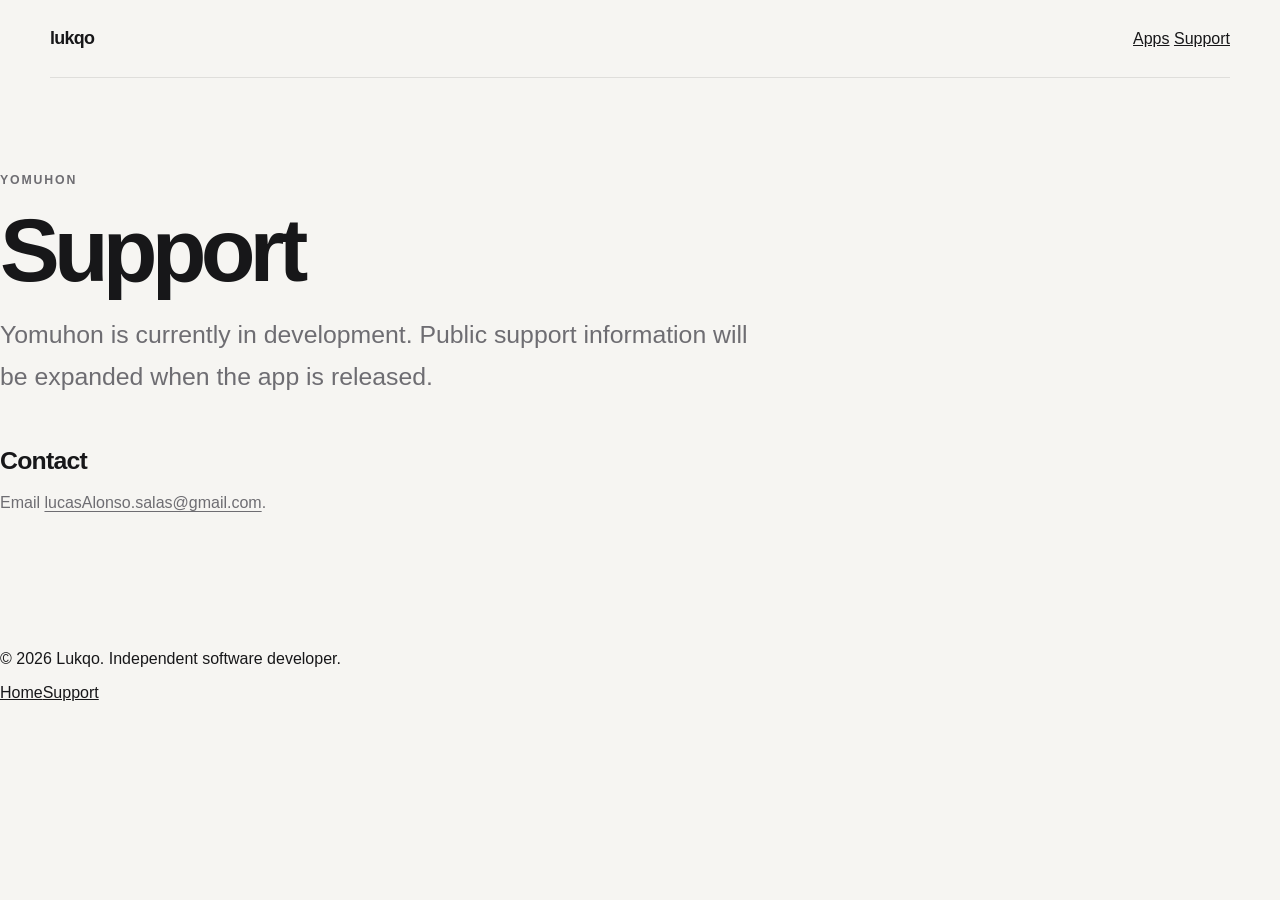
<file: apps/yomuhon/support.html>
<!doctype html>
<html lang="en"><head><meta charset="utf-8"><meta name="viewport" content="width=device-width, initial-scale=1">
<title>Yomuhon Support — Lukqo</title><link rel="stylesheet" href="/styles.css?v=3"></head><body><header class="site-header">
  <a class="brand" href="/index.html">lukqo</a>
  <nav aria-label="Main navigation">
    <a href="/index.html#apps">Apps</a>
    <a href="/apps/dio/support.html">Support</a>
  </nav>
</header>
<main class="wrap legal"><p class="eyebrow">Yomuhon</p><h1>Support</h1>
<p class="lead">Yomuhon is currently in development. Public support information will be expanded when the app is released.</p>
<section><h2>Contact</h2><p>Email <a href="mailto:lucasAlonso.salas@gmail.com">lucasAlonso.salas@gmail.com</a>.</p></section>
</main><footer>
  <p>© 2026 Lukqo. Independent software developer.</p>
  <div><a href="/index.html">Home</a><a href="/apps/dio/support.html">Support</a></div>
</footer></body></html>
</file>
<file: styles.css>
:root {
  color-scheme: light dark;
  --bg: #f6f5f2;
  --surface: #fbfaf8;
  --surface-strong: #ffffff;
  --text: #171719;
  --muted: #6e6d72;
  --faint: #97969b;
  --line: rgba(23, 23, 25, .10);
  --line-strong: rgba(23, 23, 25, .17);
  --soft: #eeece8;
  --accent: #1768d2;
  --dio: #f2262f;
  --dio-soft: rgba(242, 38, 47, .09);
  --ink: #242426;
  --paper: #ebe7df;
  --max: 1180px;
  --radius-xl: 34px;
  --radius-lg: 26px;
  --radius-md: 18px;
  --shadow: 0 24px 80px rgba(26, 25, 23, .07);
}

* { box-sizing: border-box; }
html { scroll-behavior: smooth; }
body {
  margin: 0;
  min-height: 100vh;
  background: var(--bg);
  color: var(--text);
  font-family: -apple-system, BlinkMacSystemFont, "SF Pro Text", "Segoe UI", sans-serif;
  -webkit-font-smoothing: antialiased;
  text-rendering: optimizeLegibility;
}
img { max-width: 100%; }
a { color: inherit; }
button, input, textarea { font: inherit; }
::selection { background: rgba(23, 104, 210, .18); }

.skip-link {
  position: fixed;
  left: 16px;
  top: 16px;
  z-index: 100;
  padding: 10px 14px;
  border-radius: 12px;
  background: var(--text);
  color: var(--bg);
  transform: translateY(-140%);
  transition: transform .18s ease;
}
.skip-link:focus { transform: translateY(0); }

.shell {
  width: min(var(--max), calc(100% - 48px));
  margin-inline: auto;
}

.site-header {
  width: min(var(--max), calc(100% - 48px));
  min-height: 78px;
  margin-inline: auto;
  display: flex;
  align-items: center;
  justify-content: space-between;
  border-bottom: 1px solid var(--line);
}

.brand {
  display: inline-flex;
  align-items: center;
  gap: 11px;
  text-decoration: none;
  font-size: 1.12rem;
  font-weight: 760;
  letter-spacing: -.04em;
}
.brand-mark {
  width: 29px;
  height: 29px;
  border-radius: 9px;
  display: block;
}

.site-nav {
  display: flex;
  align-items: center;
  gap: 24px;
}
.site-nav a,
.footer-links a,
.inline-link {
  color: var(--muted);
  text-decoration: none;
}
.site-nav a {
  font-size: .94rem;
}
.site-nav a:hover,
.site-nav a[aria-current="page"],
.footer-links a:hover,
.inline-link:hover {
  color: var(--text);
}

.eyebrow {
  margin: 0 0 18px;
  color: var(--accent);
  font-size: .77rem;
  font-weight: 750;
  letter-spacing: .15em;
  text-transform: uppercase;
}
.eyebrow.dio { color: var(--dio); }
.eyebrow.ink { color: var(--text); }

h1, h2, h3, p { margin-top: 0; }
h1, h2, h3 { text-wrap: balance; }
p { text-wrap: pretty; }

.hero {
  padding: 128px 0 112px;
  max-width: 970px;
}
.hero h1 {
  margin-bottom: 28px;
  font-size: clamp(4.3rem, 9vw, 8.4rem);
  line-height: .88;
  letter-spacing: -.075em;
  font-weight: 780;
}
.hero-copy,
.lead {
  max-width: 760px;
  color: var(--muted);
  font-size: clamp(1.17rem, 2.2vw, 1.55rem);
  line-height: 1.55;
}
.hero-meta {
  display: flex;
  flex-wrap: wrap;
  gap: 11px;
  margin-top: 34px;
}
.meta-pill {
  min-height: 38px;
  display: inline-flex;
  align-items: center;
  padding: 0 14px;
  border: 1px solid var(--line);
  border-radius: 999px;
  color: var(--muted);
  background: rgba(255,255,255,.22);
  font-size: .88rem;
}

.section {
  padding: 36px 0 118px;
}
.section-kicker {
  margin-bottom: 34px;
}
.section-kicker h2 {
  margin: 0;
  max-width: 780px;
  font-size: clamp(2.4rem, 5vw, 4.7rem);
  line-height: .98;
  letter-spacing: -.06em;
}

.project-list {
  display: grid;
  gap: 18px;
}
.project-card {
  position: relative;
  display: grid;
  grid-template-columns: 116px minmax(0, 1fr);
  gap: 30px;
  align-items: center;
  padding: 34px;
  overflow: hidden;
  background: var(--surface);
  border: 1px solid var(--line);
  border-radius: var(--radius-xl);
  box-shadow: var(--shadow);
}
.project-card::before {
  content: "";
  position: absolute;
  inset: 0 auto 0 0;
  width: 4px;
  background: var(--line);
}
.project-card.dio::before { background: var(--dio); }
.project-card.yomuhon::before { background: var(--ink); }

.icon-crop {
  width: 116px;
  height: 116px;
  position: relative;
  overflow: hidden;
  border-radius: 28px;
  background: var(--soft);
  flex: 0 0 auto;
}
.icon-crop img {
  width: 118%;
  height: 118%;
  max-width: none;
  position: absolute;
  left: 50%;
  top: 50%;
  object-fit: cover;
  transform: translate(-50%, -50%);
}
.project-icon {
  width: 116px;
  height: 116px;
  display: block;
  object-fit: cover;
  border-radius: 28px;
  background: var(--soft);
}

.project-copy h3 {
  margin-bottom: 10px;
  font-size: clamp(2rem, 4vw, 3rem);
  letter-spacing: -.05em;
}
.project-copy > p:last-of-type {
  max-width: 760px;
  margin-bottom: 0;
  color: var(--muted);
  font-size: 1.03rem;
  line-height: 1.65;
}

.card-actions,
.actions {
  display: flex;
  flex-wrap: wrap;
  align-items: center;
  gap: 11px;
  margin-top: 24px;
}

.button,
.card-button {
  min-height: 44px;
  display: inline-flex;
  align-items: center;
  justify-content: center;
  padding: 0 17px;
  border: 1px solid var(--line);
  border-radius: 999px;
  background: var(--soft);
  color: var(--text);
  text-decoration: none;
  font-size: .92rem;
  font-weight: 680;
  transition: transform .18s ease, border-color .18s ease, opacity .18s ease;
}
.button:hover,
.card-button:hover {
  transform: translateY(-1px);
  border-color: var(--line-strong);
}
.button.primary,
.card-button.primary {
  background: var(--text);
  color: var(--bg);
  border-color: var(--text);
}
.button.dio,
.card-button.dio {
  background: var(--dio);
  color: white;
  border-color: var(--dio);
}
.button.disabled,
.card-button.disabled {
  color: var(--faint);
  cursor: default;
  opacity: .8;
}
.button.disabled:hover,
.card-button.disabled:hover { transform: none; }

.about-grid {
  display: grid;
  grid-template-columns: minmax(0, 1.15fr) minmax(280px, .85fr);
  gap: 18px;
}
.about-card,
.note-card,
.feature-card {
  background: var(--surface);
  border: 1px solid var(--line);
  border-radius: var(--radius-lg);
}
.about-card {
  padding: 42px;
}
.about-card h2 {
  margin-bottom: 24px;
  font-size: clamp(2.5rem, 5vw, 4.3rem);
  line-height: .98;
  letter-spacing: -.06em;
}
.about-card p {
  max-width: 720px;
  color: var(--muted);
  line-height: 1.72;
  font-size: 1.05rem;
}
.note-card {
  padding: 34px;
  display: flex;
  flex-direction: column;
  justify-content: space-between;
  background: var(--text);
  color: var(--bg);
}
.note-card p {
  color: var(--bg);
  opacity: .72;
  line-height: 1.65;
}
.note-card .inline-link { color: var(--bg); }

.app-hero {
  display: grid;
  grid-template-columns: 148px minmax(0, 1fr);
  gap: 42px;
  align-items: center;
  padding: 104px 0 82px;
}
.app-hero .icon-crop,
.app-hero .project-icon {
  width: 148px;
  height: 148px;
  border-radius: 36px;
}
.app-hero h1 {
  margin-bottom: 14px;
  font-size: clamp(4.4rem, 8vw, 7rem);
  line-height: .9;
  letter-spacing: -.07em;
}
.app-facts {
  display: flex;
  flex-wrap: wrap;
  gap: 9px 18px;
  margin-top: 24px;
  color: var(--muted);
  font-size: .9rem;
}
.app-facts span {
  display: inline-flex;
  align-items: center;
  gap: 8px;
}
.app-facts span::before {
  content: "";
  width: 5px;
  height: 5px;
  border-radius: 999px;
  background: var(--line-strong);
}

.feature-grid {
  display: grid;
  grid-template-columns: repeat(3, 1fr);
  gap: 16px;
}
.feature-card {
  padding: 30px;
}
.feature-number {
  margin-bottom: 34px;
  color: var(--faint);
  font-size: .82rem;
  font-weight: 720;
}
.feature-card h3 {
  margin-bottom: 12px;
  font-size: 1.45rem;
  letter-spacing: -.035em;
}
.feature-card p {
  margin-bottom: 0;
  color: var(--muted);
  line-height: 1.65;
}

.screenshot-shell {
  position: relative;
  margin-top: 26px;
  padding: 36px;
  border: 1px solid var(--line);
  border-radius: var(--radius-xl);
  background: var(--surface);
  overflow: hidden;
}
.screenshot-shell.dio {
  background:
    linear-gradient(var(--dio-soft), var(--dio-soft)),
    var(--surface);
}
.screenshot-strip {
  display: grid;
  grid-auto-flow: column;
  grid-auto-columns: minmax(190px, 1fr);
  gap: 24px;
  overflow-x: auto;
  padding: 4px 4px 18px;
  scroll-snap-type: x mandatory;
  scrollbar-width: thin;
}
.phone-shot {
  min-width: 0;
  scroll-snap-align: start;
  display: flex;
  justify-content: center;
}
.phone-shot img {
  width: min(100%, 240px);
  height: auto;
  display: block;
  border-radius: 24px;
  border: 1px solid rgba(255,255,255,.09);
  box-shadow: 0 22px 55px rgba(0,0,0,.22);
}

.split {
  display: grid;
  grid-template-columns: 1fr 1fr;
  gap: 18px;
}
.copy-panel {
  padding: 42px;
  border-radius: var(--radius-lg);
  border: 1px solid var(--line);
  background: var(--surface);
}
.copy-panel h2 {
  margin-bottom: 18px;
  font-size: clamp(2.1rem, 4vw, 3.6rem);
  line-height: 1;
  letter-spacing: -.055em;
}
.copy-panel p,
.copy-panel li {
  color: var(--muted);
  line-height: 1.7;
}
.copy-panel ul {
  margin: 22px 0 0;
  padding-left: 20px;
}
.copy-panel.accent-dio {
  background: var(--dio);
  border-color: var(--dio);
  color: white;
}
.copy-panel.accent-dio p,
.copy-panel.accent-dio li {
  color: rgba(255,255,255,.78);
}
.copy-panel.accent-dio .eyebrow { color: white; }

.legal {
  max-width: 820px;
  padding: 92px 0 118px;
}
.legal h1 {
  margin-bottom: 22px;
  font-size: clamp(3.5rem, 7vw, 6.2rem);
  line-height: .92;
  letter-spacing: -.065em;
}
.updated {
  margin-bottom: 58px;
  color: var(--muted);
}
.legal section { margin-top: 48px; }
.legal h2 {
  margin-bottom: 14px;
  font-size: 1.55rem;
  letter-spacing: -.03em;
}
.legal p,
.legal li {
  color: var(--muted);
  line-height: 1.72;
}
.legal li + li { margin-top: 6px; }
.legal a { text-underline-offset: 3px; }

.empty-state {
  padding: 56px;
  border: 1px solid var(--line);
  border-radius: var(--radius-xl);
  background: var(--surface);
}
.empty-state h2 {
  margin-bottom: 14px;
  font-size: clamp(2.4rem, 5vw, 4.1rem);
  letter-spacing: -.055em;
}
.empty-state p {
  max-width: 700px;
  color: var(--muted);
  line-height: 1.68;
}

.site-footer {
  width: min(var(--max), calc(100% - 48px));
  margin-inline: auto;
  padding: 34px 0 48px;
  border-top: 1px solid var(--line);
  display: grid;
  grid-template-columns: 1fr auto;
  gap: 24px;
  align-items: center;
  color: var(--muted);
  font-size: .9rem;
}
.site-footer p { margin: 0; }
.footer-links {
  display: flex;
  flex-wrap: wrap;
  justify-content: flex-end;
  gap: 18px;
}

:focus-visible {
  outline: 3px solid rgba(23, 104, 210, .45);
  outline-offset: 4px;
  border-radius: 8px;
}

@media (prefers-color-scheme: dark) {
  :root {
    --bg: #111113;
    --surface: #171719;
    --surface-strong: #1b1b1e;
    --text: #f4f3ef;
    --muted: #aaa9af;
    --faint: #7c7b82;
    --line: rgba(255,255,255,.085);
    --line-strong: rgba(255,255,255,.17);
    --soft: #222225;
    --accent: #70abff;
    --dio-soft: rgba(242, 38, 47, .13);
    --ink: #f4f3ef;
    --paper: #292725;
    --shadow: none;
  }
  .meta-pill { background: rgba(255,255,255,.025); }
  .brand-mark { filter: invert(1); }
}

@media (max-width: 900px) {
  .feature-grid { grid-template-columns: 1fr 1fr; }
  .about-grid, .split { grid-template-columns: 1fr; }
  .project-card { grid-template-columns: 96px minmax(0, 1fr); }
  .project-icon, .icon-crop { width: 96px; height: 96px; border-radius: 24px; }
}

@media (max-width: 700px) {
  .shell,
  .site-header,
  .site-footer {
    width: min(100% - 32px, var(--max));
  }
  .site-header { min-height: 68px; }
  .site-nav { gap: 13px; }
  .site-nav a { font-size: .84rem; }
  .brand { font-size: 1.03rem; }
  .brand-mark { width: 27px; height: 27px; }

  .hero { padding: 86px 0 78px; }
  .hero h1 { font-size: clamp(3.7rem, 18vw, 5.2rem); }

  .section { padding: 26px 0 84px; }
  .project-card {
    grid-template-columns: 72px minmax(0, 1fr);
    gap: 18px;
    padding: 22px;
    border-radius: 24px;
  }
  .project-icon, .icon-crop {
    width: 72px;
    height: 72px;
    border-radius: 18px;
  }
  .project-copy h3 { font-size: 1.7rem; }
  .project-copy > p:last-of-type { font-size: .96rem; }
  .card-actions { grid-column: 1 / -1; }

  .about-card,
  .note-card,
  .copy-panel { padding: 28px; }

  .app-hero {
    grid-template-columns: 86px minmax(0, 1fr);
    gap: 20px;
    padding: 74px 0 58px;
  }
  .app-hero .icon-crop,
  .app-hero .project-icon {
    width: 86px;
    height: 86px;
    border-radius: 22px;
  }
  .app-hero h1 { font-size: 3.45rem; }
  .app-hero .lead { grid-column: 1 / -1; }
  .actions, .app-facts { grid-column: 1 / -1; }

  .feature-grid { grid-template-columns: 1fr; }
  .screenshot-shell { padding: 24px 16px 18px; }
  .screenshot-strip {
    grid-auto-columns: 72%;
    gap: 16px;
  }
  .phone-shot img { width: 100%; }

  .empty-state { padding: 32px 26px; }

  .site-footer {
    grid-template-columns: 1fr;
    align-items: start;
  }
  .footer-links {
    justify-content: flex-start;
  }
}

@media (max-width: 470px) {
  .site-nav a:nth-child(2) { display: none; }
  .hero-meta { gap: 8px; }
  .meta-pill { font-size: .8rem; }
  .project-card { grid-template-columns: 64px minmax(0, 1fr); }
  .project-icon, .icon-crop { width: 64px; height: 64px; border-radius: 16px; }
  .button, .card-button { width: 100%; }
  .app-hero { grid-template-columns: 76px minmax(0, 1fr); }
  .app-hero .icon-crop,
  .app-hero .project-icon { width: 76px; height: 76px; border-radius: 19px; }
  .app-hero h1 { font-size: 2.9rem; }
}

@media (prefers-reduced-motion: reduce) {
  html { scroll-behavior: auto; }
  *, *::before, *::after {
    scroll-behavior: auto !important;
    transition: none !important;
    animation: none !important;
  }
}
</file>
